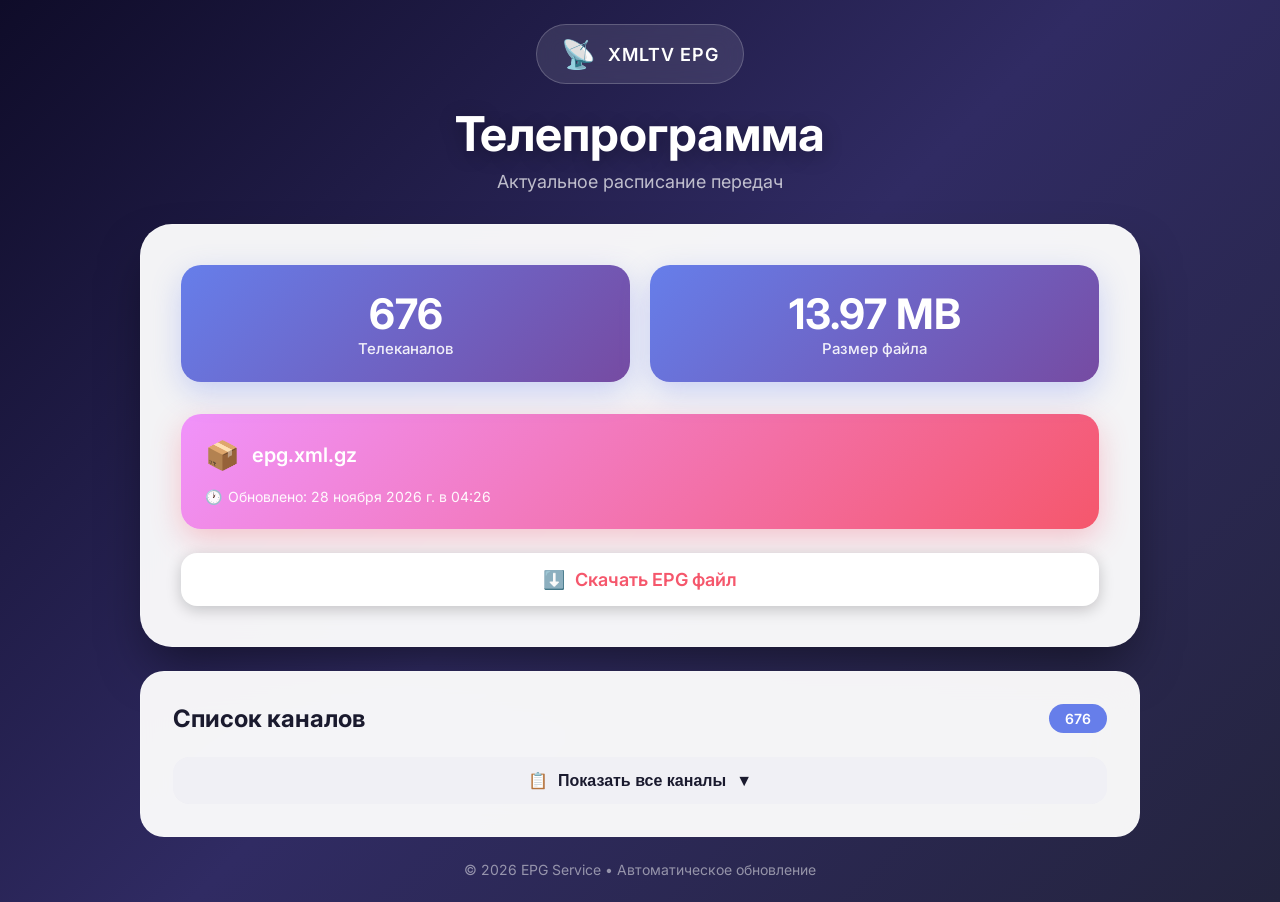
<file: index.html>
<!DOCTYPE html>
<html lang="ru">
<head>
<meta charset="UTF-8">
<meta name="viewport" content="width=device-width, initial-scale=1.0">
<title>EPG Программа телепередач</title>
<link rel="preconnect" href="https://fonts.googleapis.com">
<link rel="preconnect" href="https://fonts.gstatic.com" crossorigin>
<link href="https://fonts.googleapis.com/css2?family=Inter:wght@400;500;600;700&display=swap" rel="stylesheet">
<style>
*{margin:0;padding:0;box-sizing:border-box}
body{font-family:'Inter',-apple-system,BlinkMacSystemFont,sans-serif;background:linear-gradient(135deg,#0f0c29 0%,#302b63 50%,#24243e 100%);min-height:100vh;padding:24px;color:#1a1a2e}
.container{max-width:1000px;margin:0 auto}
.header{text-align:center;margin-bottom:32px}
.logo{display:inline-flex;align-items:center;gap:12px;background:rgba(255,255,255,.1);backdrop-filter:blur(10px);padding:12px 24px;border-radius:60px;margin-bottom:20px;border:1px solid rgba(255,255,255,.2)}
.logo-icon{font-size:28px}.logo-text{color:#fff;font-size:18px;font-weight:600;letter-spacing:1px}
h1{color:#fff;font-size:48px;font-weight:700;margin-bottom:8px;text-shadow:0 4px 20px rgba(0,0,0,.3)}
.subtitle{color:rgba(255,255,255,.7);font-size:18px}
.main-card{background:rgba(255,255,255,.95);backdrop-filter:blur(20px);border-radius:32px;padding:40px;box-shadow:0 25px 50px -12px rgba(0,0,0,.5);border:1px solid rgba(255,255,255,.2);margin-bottom:24px}
.stats-grid{display:grid;grid-template-columns:1fr 1fr;gap:20px;margin-bottom:32px}
.stat-item{background:linear-gradient(135deg,#667eea 0%,#764ba2 100%);padding:24px;border-radius:20px;color:#fff;text-align:center;box-shadow:0 10px 30px rgba(102,126,234,.3)}
.stat-value{font-size:42px;font-weight:700;line-height:1.2}
.stat-label{font-size:15px;opacity:.9;font-weight:500}
.file-info{background:linear-gradient(135deg,#f093fb 0%,#f5576c 100%);padding:24px;border-radius:20px;color:#fff;margin-bottom:24px;box-shadow:0 10px 30px rgba(245,87,108,.3)}
.file-header{display:flex;align-items:center;gap:12px;margin-bottom:16px}
.file-icon{font-size:28px}.file-name{font-size:20px;font-weight:600}
.file-details{display:flex;gap:24px;font-size:14px;opacity:.95}
.file-detail{display:flex;align-items:center;gap:6px}
.download-btn{display:inline-flex;align-items:center;justify-content:center;gap:10px;background:#fff;color:#f5576c;text-decoration:none;padding:16px 32px;border-radius:16px;font-weight:600;font-size:18px;transition:all .3s ease;box-shadow:0 4px 15px rgba(0,0,0,.2);width:100%}
.download-btn:hover{transform:translateY(-2px);box-shadow:0 8px 25px rgba(0,0,0,.3)}
.channels-section{background:rgba(255,255,255,.95);backdrop-filter:blur(20px);border-radius:24px;padding:32px;border:1px solid rgba(255,255,255,.2)}
.channels-header{display:flex;align-items:center;justify-content:space-between;margin-bottom:24px}
.channels-title{font-size:24px;font-weight:700;color:#1a1a2e}
.channels-count{background:#667eea;color:#fff;padding:6px 16px;border-radius:30px;font-size:14px;font-weight:600}
.spoiler-btn{background:#f0f0f5;border:none;padding:14px 24px;border-radius:16px;font-size:16px;font-weight:600;color:#1a1a2e;cursor:pointer;display:flex;align-items:center;gap:10px;transition:all .2s ease;width:100%;justify-content:center}
.spoiler-btn:hover{background:#e0e0e8}
.spoiler-content{max-height:0;overflow:hidden;transition:max-height .4s ease-out}
.spoiler-content.active{max-height:500px;overflow-y:auto;margin-top:20px}
.search-box{width:100%;padding:14px 18px;border:2px solid #e0e0e8;border-radius:16px;font-size:16px;font-family:'Inter',sans-serif;margin-bottom:16px;transition:border-color .2s ease}
.search-box:focus{outline:none;border-color:#667eea}
.channels-grid{display:grid;grid-template-columns:repeat(auto-fill,minmax(200px,1fr));gap:10px}
.channel-item{background:#f8f8fc;padding:14px 16px;border-radius:14px;transition:all .2s ease;border:1px solid transparent}
.channel-item:hover{background:#fff;border-color:#667eea;box-shadow:0 4px 12px rgba(102,126,234,.15)}
.channel-name{font-weight:600;color:#1a1a2e;font-size:15px}
.footer{text-align:center;margin-top:24px;color:rgba(255,255,255,.5);font-size:14px}
.spoiler-btn .arrow{transition:transform .3s ease}
.spoiler-btn.active .arrow{transform:rotate(180deg)}
@media(max-width:640px){body{padding:16px}h1{font-size:32px}.main-card{padding:24px}.stats-grid{grid-template-columns:1fr}.file-details{flex-direction:column;gap:8px}}
</style>
</head>
<body>
<div class="container">
<div class="header">
<div class="logo"><span class="logo-icon">📡</span><span class="logo-text">XMLTV EPG</span></div>
<h1>Телепрограмма</h1>
<p class="subtitle">Актуальное расписание передач</p>
</div>
<div class="main-card">
<div class="stats-grid">
<div class="stat-item"><div class="stat-value">676</div><div class="stat-label">Телеканалов</div></div>
<div class="stat-item"><div class="stat-value">13.97 MB</div><div class="stat-label">Размер файла</div></div>
</div>
<div class="file-info">
<div class="file-header"><span class="file-icon">📦</span><span class="file-name">epg.xml.gz</span></div>
<div class="file-details"><div class="file-detail"><span>🕐</span><span>Обновлено: 28 ноября 2026 г. в 04:26</span></div></div>
</div>
<a href="epg.xml.gz" class="download-btn" download><span>⬇️</span><span>Скачать EPG файл</span></a>
</div>
<div class="channels-section">
<div class="channels-header"><span class="channels-title">Список каналов</span><span class="channels-count">676</span></div>
<button class="spoiler-btn" onclick="toggleSpoiler()"><span>📋</span><span id="spoilerText">Показать все каналы</span><span class="arrow">▼</span></button>
<div class="spoiler-content" id="spoilerContent">
<input type="text" class="search-box" id="searchBox" placeholder="🔍 Поиск по названию..." onkeyup="filterChannels()">
<div class="channels-grid" id="channelsGrid"></div>
</div>
</div>
<div class="footer">© 2026 EPG Service • Автоматическое обновление</div>
</div>
<script>
const channelsData = [{"name":"KION Хит"},{"name":"4ever Drama"},{"name":"4ever Theater"},{"name":"Liberty DC"},{"name":"Liberty Короткометражки"},{"name":"Liberty Мелодрамы"},{"name":"Liberty Боевики"},{"name":"Liberty Сваты HD"},{"name":"Liberty Комедии"},{"name":"Liberty Сериалы 4K"},{"name":"Liberty Занавес HD"},{"name":"Liberty Шоу HD"},{"name":"Liberty Fan HD"},{"name":"Liberty Marvel HD"},{"name":"Liberty South Park"},{"name":"Liberty Планктон HD"},{"name":"KBC-Ultra"},{"name":"KBC-Кошмарное"},{"name":"KBC-Видак"},{"name":"KBC-Драмаtic"},{"name":"KBC-Elite Comedys"},{"name":"KBC-Russian Комедия"},{"name":"KBC-ВОВ"},{"name":"KBC-Страна СССР"},{"name":"KBC-Шпионское"},{"name":"KBC-Comics"},{"name":"KBC-History"},{"name":"KBC-Fantastic"},{"name":"KBC-Гай Ritchie And Tarantino"},{"name":"KBC-Newfilm"},{"name":"KBC-Goblin"},{"name":"KBC-Вестерн"},{"name":"KBC-WAR"},{"name":"KBC-MusKino"},{"name":"KBC-СпортМикс"},{"name":"Gold Line Brief"},{"name":"Gold Line Evidence"},{"name":"Gold Line Exist"},{"name":"Gold Line Island"},{"name":"Gold Line Naked&Funny"},{"name":"Gold Line Psycho"},{"name":"Gold Line Series"},{"name":"Gold Line Survival"},{"name":"Gold Line Детектив"},{"name":"Gold Line Невский"},{"name":"Quadro 4K"},{"name":"Home 4K"},{"name":"MyZen 4К"},{"name":"Liberty Кино ENG"},{"name":"Liberty Легенда 4K"},{"name":"Liberty РусФильм"},{"name":"Liberty Кино Микс"},{"name":"Liberty Индия HD"},{"name":"Liberty Netflix 4K"},{"name":"Liberty Куб"},{"name":"Liberty Семейный"},{"name":"Liberty Триллеры"},{"name":"Liberty Ужасы HD"},{"name":"Liberty ТуркФильм"},{"name":"Liberty Союз"},{"name":"Liberty XX Век HD"},{"name":"Liberty Криминал"},{"name":"Liberty Аванпост"},{"name":"Liberty Dreamworks 4K"},{"name":"Liberty Мюзикл"},{"name":"Clarity4K КиноНовинки"},{"name":"Clarity4K КиноФраншизы"},{"name":"Clarity4K Netflix"},{"name":"Clarity4K HBO series"},{"name":"Clarity4K Фантастика"},{"name":"Clarity4K Фэнтези"},{"name":"Clarity4K Galaxy Films"},{"name":"Clarity4K Сумеречный Эфир"},{"name":"Clarity4K Приключения"},{"name":"Clarity4K Боевик"},{"name":"Clarity4K Боевик VHS"},{"name":"Clarity4K Триллер"},{"name":"Clarity4K Комедия"},{"name":"Clarity4K Комедия VHS"},{"name":"Clarity4K Ужасы"},{"name":"Clarity4K Ужасы VHS"},{"name":"Clarity4K Драмы"},{"name":"Clarity4K Запал"},{"name":"Clarity4K Gamefilm"},{"name":"Clarity4K Семейный"},{"name":"Clarity4K КиноШарм"},{"name":"Clarity4K Русские сериалы"},{"name":"Clarity4K Молодежные комедии"},{"name":"Clarity4K Классика кино"},{"name":"Clarity4K КиноСССР"},{"name":"Clarity4K Kинодети CССР"},{"name":"Clarity4K Комедия СССР 1"},{"name":"Clarity4K Комедия СССР 2"},{"name":"Аппетитный"},{"name":"DetectiveJam"},{"name":"Super Baltic [LT]"},{"name":"Super Plus [LT]"},{"name":"1+1"},{"name":"2x2"},{"name":"2+2 [UA]"},{"name":"365 дней ТВ"},{"name":"4ever Music"},{"name":"AIVA"},{"name":"Amedia Hit"},{"name":"Amedia Premium"},{"name":"Amedia 1"},{"name":"Amedia 2"},{"name":"Анекдот ТВ"},{"name":"Animal Planet [EU]"},{"name":"Арсенал ТВ"},{"name":"Авто Плюс"},{"name":"Barely Legal"},{"name":"BCU Action HD"},{"name":"BCU Catastrophe HD"},{"name":"BCU Cinema HD"},{"name":"BCU Cinema+ HD"},{"name":"BCU Comedy HD"},{"name":"BCU Fantastic HD"},{"name":"BCU FilMystic HD"},{"name":"BCU History HD"},{"name":"BCU Kinorating HD"},{"name":"BCU Premiere 1 HD"},{"name":"BCU Premiere 2 HD"},{"name":"BCU Premiere 3 HD"},{"name":"BCU Marvel HD"},{"name":"BCU Media"},{"name":"BCU Premiere HD"},{"name":"BCU Reality HD"},{"name":"BCU Romantic HD"},{"name":"BCU Russian HD"},{"name":"BCU СССР HD"},{"name":"BCU Stars HD"},{"name":"BCU Survival HD"},{"name":"BCU Сваты"},{"name":"BCU TruMotion HD"},{"name":"BCU VHS HD"},{"name":"Беларусь 1"},{"name":"Беларусь 2"},{"name":"Беларусь 3"},{"name":"BelSat"},{"name":"Кино 1"},{"name":"Кино 2"},{"name":"Военное кино"},{"name":"Big Planet"},{"name":"Блокбастер HD"},{"name":"Бобёр"},{"name":"Bollywood"},{"name":"BOX Cyber HD"},{"name":"BOX Memory HD"},{"name":"BOX Metall HD"},{"name":"BOX Mayday HD"},{"name":"BOX RU.RAP HD"},{"name":"BOX Stories HD"},{"name":"BOX Travel HD"},{"name":"BOX Travel Premiere HD"},{"name":"BOX Western HD"},{"name":"BOX Zombie HD"},{"name":"Bridge TV"},{"name":"Че"},{"name":"CineMan"},{"name":"CineMan Action"},{"name":"CineMan Катастрофы"},{"name":"CineMan Marvel"},{"name":"CineMan Сваты"},{"name":"CineMan Thriller"},{"name":"CineMan Top"},{"name":"CineMan Ужасы"},{"name":"CineMan VHS"},{"name":"Curiosity Stream"},{"name":"Дача"},{"name":"День Победы"},{"name":"Дикая охота"},{"name":"Дикая рыбалка"},{"name":"Дикий"},{"name":"Discovery Channel [EU]"},{"name":"Discovery Science"},{"name":"DocuBox"},{"name":"Доктор"},{"name":"Домашний"},{"name":"Дом кино"},{"name":"Dorcel"},{"name":"Дождь"},{"name":"Драйв"},{"name":"Душевное HD"},{"name":"Epic Drama"},{"name":"Европа Плюс ТВ"},{"name":"Еврокино"},{"name":"FAN"},{"name":"Fashion TV"},{"name":"Феникс+ Кино"},{"name":"Film.Ua Drama"},{"name":"Fresh Adventure"},{"name":"Fresh Cinema"},{"name":"Fresh Comedy"},{"name":"Fresh Family"},{"name":"Fresh Fantastic"},{"name":"Fresh Horror"},{"name":"Fresh Premiere"},{"name":"Fresh Rating"},{"name":"Fresh Romantic"},{"name":"Fresh Russian"},{"name":"Fresh Series"},{"name":"Fresh Soviet"},{"name":"Fresh Thriller"},{"name":"Fuel TV"},{"name":"Глазами туриста"},{"name":"H2"},{"name":"Точка.РФ"},{"name":"HD Медиа"},{"name":"History [EU]"},{"name":"Hollywood HD"},{"name":"Hustler HD"},{"name":"Hustler TV [EU]"},{"name":"Иллюзион+"},{"name":"Индийское кино"},{"name":"История"},{"name":"Камеди"},{"name":"Хит HD"},{"name":"КиноТВ"},{"name":"Кино 1 International"},{"name":"Кинокомедия"},{"name":"КиноМикс"},{"name":"Кинопоказ HD"},{"name":"Кинопремьера"},{"name":"Киносемья"},{"name":"Киносерия"},{"name":"Киносвидание"},{"name":"Киноужас"},{"name":"Кинохит"},{"name":"Классика Кино"},{"name":"Комедийное HD"},{"name":"Криминальное"},{"name":"Россия К"},{"name":"Кухня ТВ"},{"name":"КВН ТВ"},{"name":"Liberty МиксMusic"},{"name":"Live Music Channel HD"},{"name":"Luxury HD"},{"name":"Magic Action"},{"name":"Magic Adventure"},{"name":"Magic Comedy"},{"name":"Magic Family"},{"name":"Magic Galaxy"},{"name":"Magic Horror"},{"name":"Magic Karate"},{"name":"Magic Love"},{"name":"Magic Russian"},{"name":"Magic Thriller"},{"name":"Magic VHS"},{"name":"Mezzo"},{"name":"Mezzo Live"},{"name":"MM 007 HD"},{"name":"MM Агата Кристи HD"},{"name":"MM Боевик HD"},{"name":"MM Боевик Classic HD"},{"name":"MM Celebrity HD"},{"name":"MM Classic HD"},{"name":"MM Комедия HD"},{"name":"MM Комедия Classic HD"},{"name":"MM Драма HD"},{"name":"MM Experiment HD"},{"name":"MM Семейный 1 HD"},{"name":"MM Семейный 2 HD"},{"name":"MM Фантастика HD"},{"name":"MM Фобия HD"},{"name":"MM Грайндхаус HD"},{"name":"MM История HD"},{"name":"MM Катастрофа HD"},{"name":"MM Киберпанк HD"},{"name":"MM Кинофестиваль HD"},{"name":"MM Криминал HD"},{"name":"MM Крутые 90-е HD"},{"name":"MM Кунг-Фу HD"},{"name":"MM Квартирник HD"},{"name":"MM Love HD"},{"name":"MM Мифология HD"},{"name":"MS Crime HD"},{"name":"MS Prisons HD"},{"name":"MS Young Blood HD"},{"name":"MM NewFilm 1 HD"},{"name":"MM NewFilm 2 HD"},{"name":"MM NewFilm 3 HD"},{"name":"MM NewFilm RU HD"},{"name":"MM Нуар HD"},{"name":"MM Открытия HD"},{"name":"MM Погружение HD"},{"name":"MM Приключения HD"},{"name":"MM Роскино HD"},{"name":"MM Синематограф HD"},{"name":"MM Ситком HD"},{"name":"MM Ситком 2.0 HD"},{"name":"MM Скорость HD"},{"name":"MM Спорт HD"},{"name":"MM Стивен Кинг HD"},{"name":"MM Супергерои HD"},{"name":"MM Сваты HD"},{"name":"MM Translation HD"},{"name":"MM Триллер HD"},{"name":"MM UFO HD"},{"name":"MM Ужасы HD"},{"name":"MM Ужасы Classic HD"},{"name":"MM Ужастик HD"},{"name":"MM USSR 1941-1945 HD"},{"name":"MM USSR Детектив HD"},{"name":"MM USSR Комедия HD"},{"name":"MM USSR Приключения HD"},{"name":"MM Воронины HD"},{"name":"MM Вестерн HD"},{"name":"MM Затмение HD"},{"name":"Моя стихия"},{"name":"Муви ТВ"},{"name":"Мужское кино"},{"name":"Мужской"},{"name":"Музыка Первого"},{"name":"Наш Кинопоказ HD"},{"name":"Наша Сибирь"},{"name":"Любимое HD"},{"name":"Наше Мужское HD"},{"name":"Наше HD"},{"name":"Настоящее время"},{"name":"Nat Geo Wild"},{"name":"National Geographic"},{"name":"Ностальгия"},{"name":"НСТ"},{"name":"НТВ"},{"name":"НТВ Беларусь"},{"name":"НТВ Право"},{"name":"НТВ Сериал"},{"name":"НТВ Стиль жизни"},{"name":"НТВ Хит"},{"name":"О2ТВ"},{"name":"Океан ТВ"},{"name":"ОНТ [BY]"},{"name":"Оружие"},{"name":"Остросюжетное HD"},{"name":"Первый канал [RU]"},{"name":"Пятница!"},{"name":"Победа"},{"name":"Поехали!"},{"name":"Премиальное HD"},{"name":"Приключения HD"},{"name":"Private TV"},{"name":"Про Любовь"},{"name":"Психология 21"},{"name":"Redlight HD"},{"name":"РенТВ"},{"name":"Романтичное HD"},{"name":"Россия 1"},{"name":"RTG HD"},{"name":"RTG TV"},{"name":"РТР Беларусь"},{"name":"Русская комедия"},{"name":"Сапфир"},{"name":"Сарафан"},{"name":"Scream"},{"name":"Шокирующее HD"},{"name":"Shot TV"},{"name":".sci-fi"},{"name":".black"},{"name":".red"},{"name":"Совершенно секретно"},{"name":"Star Family [RU]"},{"name":"Страшное HD"},{"name":"СТС"},{"name":"СТС Love"},{"name":"СТВ [BY]"},{"name":"Суббота!"},{"name":"Светлое ТВ"},{"name":"Телекафе"},{"name":"Т24"},{"name":"TLC"},{"name":"ТНТ"},{"name":"FON music"},{"name":"ТНТ4"},{"name":"Точка отрыва"},{"name":"Точка"},{"name":"Travel+Adventure"},{"name":"Travel Channel"},{"name":"TravelXP HD"},{"name":"Viasat Kino Action"},{"name":"Viasat Kino"},{"name":"Viasat Kino World"},{"name":"ТВ3 Беларусь"},{"name":"ТВ3"},{"name":"Усадьба"},{"name":"В мире животных"},{"name":"VeleS 60FPS"},{"name":"VeleS Dj Set"},{"name":"VeleS Киносерия"},{"name":"VeleS Магнитофон"},{"name":"VeleS Movie Hits"},{"name":"VeleS Premiere"},{"name":"VeleS СССР"},{"name":"VeleS Страшное"},{"name":"VF Привет из 90х"},{"name":"VF Adventure"},{"name":"VF Американская история ужасов"},{"name":"VF Art house"},{"name":"VF Беларусьфильм"},{"name":"VF Без цензуры"},{"name":"VF Боевик"},{"name":"VF Чернобыль"},{"name":"VF Classic"},{"name":"VF Comedy"},{"name":"VF Comedy Woman"},{"name":"VF Comics"},{"name":"VF Detective"},{"name":"VF Джеки Чан"},{"name":"VF Family"},{"name":"VF Fantastic"},{"name":"VF Fantasy"},{"name":"VF Фильмы СССР"},{"name":"VF Друзья"},{"name":"VF Леонид Гайдай"},{"name":"VF Городок"},{"name":"VF HBO"},{"name":"VF Доктор Хаус"},{"name":"VF Игра престолов"},{"name":"VF Индия"},{"name":"VF История"},{"name":"VF Катастрофы"},{"name":"VF Киностудия им. Горького"},{"name":"VF Классика"},{"name":"VF Комедия"},{"name":"VF Криминал"},{"name":"VF Ленфильм"},{"name":"VF Луи де Фюнес"},{"name":"VF Marvel"},{"name":"VF Melodrama"},{"name":"VF Мосфильм"},{"name":"VF Мыльные оперы"},{"name":"VF Mystic"},{"name":"VF Наша Раша"},{"name":"VF Netflix"},{"name":"VF Одесская киностудия"},{"name":"VF Однажды в России"},{"name":"VF Оскар"},{"name":"VF Наша победа"},{"name":"VF Премьера"},{"name":"VF Premiere"},{"name":"VF Реальные пацаны"},{"name":"VF Рижская киностудия"},{"name":"VF Эльдар Рязанов"},{"name":"VF СашаТаня"},{"name":"VF Сериал"},{"name":"VF Series"},{"name":"VF След"},{"name":"VF Солдаты"},{"name":"VF Сверхъестественное"},{"name":"VF Свердловская киностудия"},{"name":"VF Сваты"},{"name":"VF Тайны следствия"},{"name":"VF Thriller"},{"name":"VF TOP Series"},{"name":"VF Универ"},{"name":"VF Универ новая общага"},{"name":"VF Ужасы"},{"name":"VF Ужасы VHS"},{"name":"VF Военные"},{"name":"VF Воронины"},{"name":"VF Ходячие мертвецы"},{"name":"VF The X-Files"},{"name":"viju History"},{"name":"Viasat Kino Comedy"},{"name":"viju+ Comedy"},{"name":"Viasat Kino Megahit"},{"name":"viju+ Megahit"},{"name":"viju+ Premiere"},{"name":"Время"},{"name":"Загородный"},{"name":"Здоровое ТВ"},{"name":"Живая природа"},{"name":"Звезда"},{"name":"Ю"},{"name":"ТВ-21M"},{"name":"RU.TV"},{"name":"8 канал [BY]"},{"name":"Пятый канал [RU]"},{"name":"Мир"},{"name":"Яснае ТВ [BY]"},{"name":"ТВ Центр"},{"name":"ТНТ-International [BY]"},{"name":"Наука 2.0"},{"name":"Живи активно"},{"name":"Живи"},{"name":"World Fashion Channel"},{"name":"Extreme sports"},{"name":"Моя Планета"},{"name":"Киноман"},{"name":"Калейдоскоп ТВ"},{"name":"viju Explore"},{"name":"viju Nature"},{"name":"viju+ Planet"},{"name":"Terra"},{"name":"Авто24"},{"name":"Galaxy-TV"},{"name":"Советское кино"},{"name":"Plan B"},{"name":"Russian Extreme Ultra HD"},{"name":"Ultra HD Cinema"},{"name":"Кино UHD"},{"name":"Русский иллюзион"},{"name":"Русский роман"},{"name":"Русский детектив"},{"name":"Русский бестселлер"},{"name":"Охота и рыбалка"},{"name":"Рыболов"},{"name":"Наша тема"},{"name":"Диалоги о рыбалке"},{"name":"Love Nature 4K"},{"name":"Start World"},{"name":"Start Air"},{"name":"Мир сериала"},{"name":"КтоКуда"},{"name":"AMC"},{"name":"Звезда Плюс"},{"name":"FlixSnip"},{"name":"Наше новое кино"},{"name":"Любимое кино"},{"name":"Родное кино"},{"name":"Kinojam 1"},{"name":"Kinojam 2"},{"name":"Еда Премиум Int. HD"},{"name":"FoodTime"},{"name":"Кус-кус"},{"name":"Fast&FunBox"},{"name":"FilmBox+ One"},{"name":"FilmBox+ Festival"},{"name":"КиноСезон"},{"name":"Дом кино Премиум"},{"name":"Мосфильм. Золотая коллекция"},{"name":"Star Cinema [RU]"},{"name":"Cinema [BY]"},{"name":"Cinema"},{"name":"Bolt [RU]"},{"name":"Novella TV"},{"name":"viju TV1000"},{"name":"viju TV1000 Русское"},{"name":"viju TV1000 Новелла"},{"name":"viju TV1000 Romantica"},{"name":"viju TV1000 Action"},{"name":"viju+ Serial"},{"name":"VHS-ка"},{"name":"KinoLiving"},{"name":"Кинеко"},{"name":"FX"},{"name":"FX Life"},{"name":"Trash"},{"name":"Insight TV HD"},{"name":"ID Xtra [EU]"},{"name":"RAZ 3"},{"name":"Нано"},{"name":"Iнтер+ [UA]"},{"name":"RTVI [EU]"},{"name":"Загородная жизнь"},{"name":"Загородный International"},{"name":"YOSSO TV Travel"},{"name":"YOSSO TV Science"},{"name":"CineMan Скорая помощь"},{"name":"CineMan Melodrama"},{"name":"CineMan Комедия"},{"name":"CineMan MiniSeries"},{"name":"BOX Franchise HD"},{"name":"BOX Hybrid HD"},{"name":"BOX Gangster HD"},{"name":"BOX Spy HD"},{"name":"BOX Oscar HD"},{"name":"BOX Serial HD"},{"name":"BCU RUSerial HD"},{"name":"BCU Criminal HD"},{"name":"VF VHS"},{"name":"YOSSO TV Grand"},{"name":"YOSSO TV VHS"},{"name":"YOSSO TV Русские фильмы"},{"name":"YOSSO TV Советские фильмы"},{"name":"YOSSO TV New Кино"},{"name":"YOSSO TV Трагичное"},{"name":"YOSSO TV Забавное"},{"name":"YOSSO TV BEST"},{"name":"YOSSO TV Ковбойское"},{"name":"YOSSO TV Adrenaline"},{"name":"YOSSO TV Oblivion"},{"name":"YOSSO TV Adventure"},{"name":"YOSSO TV Thriller"},{"name":"YOSSO TV Мелодрама"},{"name":"YOSSO TV Netflix"},{"name":"YOSSO TV BEST 60fps"},{"name":"C-History"},{"name":"C-Inquest"},{"name":"C-Marvel"},{"name":"Fresh VHS"},{"name":"VeleS Киноплёнка"},{"name":"VeleS Криминальный"},{"name":"Первый музыкальный [RU]"},{"name":"1HD Music"},{"name":"МузТВ"},{"name":"Телеканал Радио Страна ФМ"},{"name":"Bridge TV Deluxe"},{"name":"Жара"},{"name":"EU.Music"},{"name":"VIVA Russia"},{"name":"Жар Птица"},{"name":"MCM Top"},{"name":"Шансон-TB"},{"name":"YOSSO TV Music Hits"},{"name":"Рыбалка и охота"},{"name":"МузТВ [BY]"},{"name":"Oasis Action"},{"name":"Oasis Comedy"},{"name":"Oasis Soviet Comedy"},{"name":"Oasis Detective"},{"name":"Oasis Drama"},{"name":"Oasis DC"},{"name":"Oasis Marvel"},{"name":"Oasis Family"},{"name":"Oasis Мелодрама"},{"name":"Oasis Horror"},{"name":"Oasis Old Horrors"},{"name":"Oasis Comedy Horrors"},{"name":"Oasis Biography"},{"name":"Oasis Mafia"},{"name":"Oasis Фантастика"},{"name":"Oasis Тайны Смолвиля"},{"name":"Oasis Ufo And Aliens"},{"name":"Oasis Alien and Predator"},{"name":"Oasis Celentano Brando Connery"},{"name":"Oasis Demon Slayer and Dororo"},{"name":"Oasis Serkan Bolat"},{"name":"Oasis Миядзаки"},{"name":"Oasis In English"},{"name":"Oasis RUS Драма"},{"name":"Oasis RUS Комедии"},{"name":"Oasis RUS Сериалы"},{"name":"Oasis RUS Сериалы Драма"},{"name":"Oasis Superheroes Сериалы"},{"name":"Oasis Корейские Сериалы"},{"name":"Oasis Латиноамериканские Сериалы"},{"name":"Oasis Учим Английский"},{"name":"Oasis Учим Испанский"},{"name":"Oasis USA Series"},{"name":"Oasis Кухня Отель"},{"name":"KLI Premium HD"},{"name":"KLI Comedy HD"},{"name":"KLI History HD"},{"name":"KLI Russian HD"},{"name":"KLI Fantastic HD"},{"name":"KLI VHS HD"},{"name":"KLI Thriller HD"},{"name":"KLI USSR HD"},{"name":"KLI Family HD"},{"name":"KLI Kinoseries"},{"name":"KLI Horror HD"},{"name":"KLI Action HD"},{"name":"KLI Drama HD"},{"name":"KLI Fantasy HD"},{"name":"KLI Сериал HD"},{"name":"KLI Netflix HD"},{"name":"KLI Marvel HD"},{"name":"KLI Новинки HD"},{"name":"KLI Franchise HD"},{"name":"KLI Однажды в России HD"},{"name":"KLI Relax HD"},{"name":"Cobra Detektiv HD"},{"name":"Cobra Thriller HD"},{"name":"Cobra Drama HD"},{"name":"Cobra Melodrama HD"},{"name":"Cobra Comedy HD"},{"name":"Velilla TV Русский Сериал HD"},{"name":"Velilla TV Домашний HD"},{"name":"Velilla TV Мосгаз HD"},{"name":"Velilla TV Морские дьяволы HD"},{"name":"Liberty Medval 4K"},{"name":"TOP 80"},{"name":"TOP BUDO HD"},{"name":"TOP CINEMA HD"},{"name":"TOP MIX HD"}];
function displayChannels(filterText){
  const grid=document.getElementById('channelsGrid');
  const filtered=filterText?channelsData.filter(c=>c.name.toLowerCase().includes(filterText.toLowerCase())):channelsData;
  grid.innerHTML=filtered.map(c=>`<div class="channel-item"><div class="channel-name">${c.name}</div></div>`).join('');
}
function filterChannels(){displayChannels(document.getElementById('searchBox').value);}
function toggleSpoiler(){
  const content=document.getElementById('spoilerContent');
  const btn=document.querySelector('.spoiler-btn');
  const text=document.getElementById('spoilerText');
  if(content.classList.contains('active')){content.classList.remove('active');btn.classList.remove('active');text.textContent='Показать все каналы';}
  else{content.classList.add('active');btn.classList.add('active');text.textContent='Скрыть каналы';displayChannels('');}
}
</script>
</body>
</html>
</file>
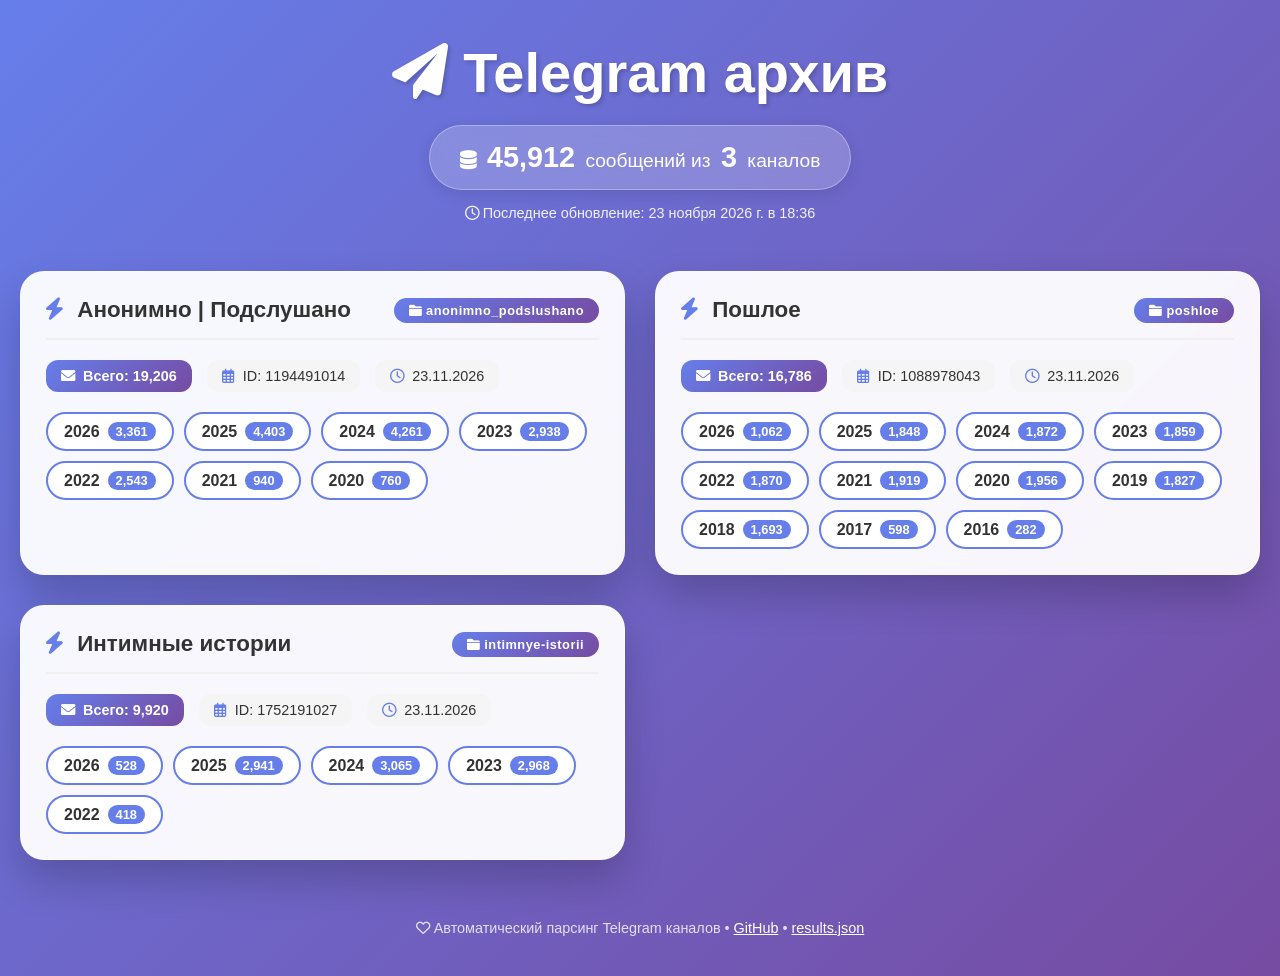
<file: telegram/index.html>
<!DOCTYPE html>
<html lang="ru">
<head>
    <meta charset="UTF-8">
    <meta name="viewport" content="width=device-width, initial-scale=1.0">
    <title>Telegram архив сообщений</title>
    <style>
        * {
            margin: 0;
            padding: 0;
            box-sizing: border-box;
        }
        
        body {
            font-family: -apple-system, BlinkMacSystemFont, 'Segoe UI', Roboto, 'Helvetica Neue', Arial, sans-serif;
            background: linear-gradient(135deg, #667eea 0%, #764ba2 100%);
            min-height: 100vh;
            padding: 40px 20px;
            color: #333;
        }
        
        .container {
            max-width: 1400px;
            margin: 0 auto;
        }
        
        .header {
            text-align: center;
            margin-bottom: 50px;
            color: white;
        }
        
        .header h1 {
            font-size: 3.5em;
            margin-bottom: 20px;
            text-shadow: 2px 2px 4px rgba(0,0,0,0.2);
            font-weight: 700;
        }
        
        .stats-badge {
            background: rgba(255,255,255,0.2);
            backdrop-filter: blur(10px);
            padding: 15px 30px;
            border-radius: 50px;
            display: inline-block;
            font-size: 1.2em;
            border: 1px solid rgba(255,255,255,0.3);
            box-shadow: 0 4px 15px rgba(0,0,0,0.1);
        }
        
        .stats-badge span {
            font-weight: 700;
            font-size: 1.5em;
            margin: 0 5px;
        }
        
        .last-update {
            margin-top: 15px;
            font-size: 0.9em;
            opacity: 0.9;
        }
        
        .channels-grid {
            display: grid;
            grid-template-columns: repeat(auto-fit, minmax(400px, 1fr));
            gap: 30px;
            margin-top: 40px;
        }
        
        .channel-card {
            background: rgba(255,255,255,0.95);
            backdrop-filter: blur(10px);
            border-radius: 24px;
            padding: 25px;
            box-shadow: 0 20px 40px rgba(0,0,0,0.2);
            transition: all 0.3s ease;
            border: 1px solid rgba(255,255,255,0.3);
            animation: fadeIn 0.5s ease-out;
        }
        
        .channel-card:hover {
            transform: translateY(-5px);
            box-shadow: 0 30px 50px rgba(0,0,0,0.3);
            background: white;
        }
        
        @keyframes fadeIn {
            from { opacity: 0; transform: translateY(20px); }
            to { opacity: 1; transform: translateY(0); }
        }
        
        .channel-header {
            border-bottom: 2px solid #f0f0f0;
            padding-bottom: 15px;
            margin-bottom: 20px;
            display: flex;
            justify-content: space-between;
            align-items: center;
        }
        
        .channel-name {
            font-size: 1.4em;
            font-weight: 700;
            color: #333;
        }
        
        .channel-folder {
            background: linear-gradient(135deg, #667eea 0%, #764ba2 100%);
            color: white;
            padding: 5px 15px;
            border-radius: 20px;
            font-size: 0.8em;
            font-weight: 600;
            letter-spacing: 0.5px;
        }
        
        .channel-meta {
            display: flex;
            gap: 15px;
            flex-wrap: wrap;
            margin-bottom: 20px;
            font-size: 0.9em;
        }
        
        .channel-meta-item {
            background: #f5f5f5;
            padding: 8px 15px;
            border-radius: 12px;
            display: flex;
            align-items: center;
            gap: 8px;
        }
        
        .channel-meta-item i {
            color: #667eea;
        }
        
        .total-messages {
            background: linear-gradient(135deg, #667eea 0%, #764ba2 100%);
            color: white;
            font-weight: 700;
        }
        
        .total-messages i {
            color: white;
        }
        
        .years-list {
            display: flex;
            flex-wrap: wrap;
            gap: 10px;
            margin-top: 20px;
        }
        
        .year-item {
            background: white;
            border: 2px solid #667eea;
            border-radius: 30px;
            padding: 8px 16px;
            transition: all 0.3s ease;
            cursor: pointer;
            display: inline-flex;
            align-items: center;
            gap: 8px;
            text-decoration: none;
            color: inherit;
        }
        
        .year-item:hover {
            background: linear-gradient(135deg, #667eea 0%, #764ba2 100%);
            color: white;
            transform: scale(1.05);
            border-color: transparent;
        }
        
        .year-item:hover .year-count {
            background: white;
            color: #667eea;
        }
        
        .year-number {
            font-weight: 700;
        }
        
        .year-count {
            background: #667eea;
            color: white;
            padding: 2px 8px;
            border-radius: 30px;
            font-size: 0.8em;
            font-weight: 600;
            transition: all 0.3s ease;
        }
        
        .empty-state {
            text-align: center;
            padding: 60px;
            background: white;
            border-radius: 24px;
            box-shadow: 0 20px 40px rgba(0,0,0,0.1);
            margin-top: 40px;
        }
        
        .empty-state h2 {
            color: #333;
            margin-bottom: 15px;
            font-size: 2em;
        }
        
        .empty-state p {
            color: #666;
            font-size: 1.1em;
        }
        
        .footer {
            text-align: center;
            margin-top: 60px;
            color: rgba(255,255,255,0.8);
            font-size: 0.9em;
        }
        
        .footer a {
            color: white;
            text-decoration: underline;
        }
        
        @media (max-width: 768px) {
            .header h1 {
                font-size: 2.5em;
            }
            
            .channels-grid {
                grid-template-columns: 1fr;
            }
            
            .channel-header {
                flex-direction: column;
                align-items: flex-start;
                gap: 10px;
            }
            
            .stats-badge {
                font-size: 1em;
                padding: 12px 20px;
            }
        }
    </style>
    <link rel="stylesheet" href="https://cdnjs.cloudflare.com/ajax/libs/font-awesome/6.0.0/css/all.min.css">
</head>
<body>
    <div class="container">
        <div class="header">
            <h1><i class="fas fa-paper-plane"></i> Telegram архив</h1>
            <div class="stats-badge">
                <i class="fas fa-database"></i> 
                <span>45,912</span> сообщений из 
                <span>3</span> каналов
            </div>
            <div class="last-update">
                <i class="far fa-clock"></i> Последнее обновление: 23 ноября 2026 г. в 18:36
            </div>
        </div>
        
        
            <div class="channels-grid">
                
                    <div class="channel-card">
                        <div class="channel-header">
                            <span class="channel-name">
                                <i class="fas fa-bolt" style="color: #667eea; margin-right: 8px;"></i>
                                Анонимно | Подслушано
                            </span>
                            <span class="channel-folder">
                                <i class="fas fa-folder"></i> anonimno_podslushano
                            </span>
                        </div>
                        
                        <div class="channel-meta">
                            <span class="channel-meta-item total-messages">
                                <i class="fas fa-envelope"></i> Всего: 19,206
                            </span>
                            <span class="channel-meta-item">
                                <i class="far fa-calendar-alt"></i> ID: 1194491014
                            </span>
                            <span class="channel-meta-item">
                                <i class="far fa-clock"></i> 23.11.2026
                            </span>
                        </div>
                        
                        <div class="years-list">
                            
                                <a href="https://gitnnm.github.io/telegram/anonimno_podslushano/2026-messages.json" class="year-item" target="_blank">
                                    <span class="year-number">2026</span>
                                    <span class="year-count">3,361</span>
                                </a>
                            
                                <a href="https://gitnnm.github.io/telegram/anonimno_podslushano/2025-messages.json" class="year-item" target="_blank">
                                    <span class="year-number">2025</span>
                                    <span class="year-count">4,403</span>
                                </a>
                            
                                <a href="https://gitnnm.github.io/telegram/anonimno_podslushano/2024-messages.json" class="year-item" target="_blank">
                                    <span class="year-number">2024</span>
                                    <span class="year-count">4,261</span>
                                </a>
                            
                                <a href="https://gitnnm.github.io/telegram/anonimno_podslushano/2023-messages.json" class="year-item" target="_blank">
                                    <span class="year-number">2023</span>
                                    <span class="year-count">2,938</span>
                                </a>
                            
                                <a href="https://gitnnm.github.io/telegram/anonimno_podslushano/2022-messages.json" class="year-item" target="_blank">
                                    <span class="year-number">2022</span>
                                    <span class="year-count">2,543</span>
                                </a>
                            
                                <a href="https://gitnnm.github.io/telegram/anonimno_podslushano/2021-messages.json" class="year-item" target="_blank">
                                    <span class="year-number">2021</span>
                                    <span class="year-count">940</span>
                                </a>
                            
                                <a href="https://gitnnm.github.io/telegram/anonimno_podslushano/2020-messages.json" class="year-item" target="_blank">
                                    <span class="year-number">2020</span>
                                    <span class="year-count">760</span>
                                </a>
                            
                        </div>
                    </div>
                
                    <div class="channel-card">
                        <div class="channel-header">
                            <span class="channel-name">
                                <i class="fas fa-bolt" style="color: #667eea; margin-right: 8px;"></i>
                                Пошлое
                            </span>
                            <span class="channel-folder">
                                <i class="fas fa-folder"></i> poshloe
                            </span>
                        </div>
                        
                        <div class="channel-meta">
                            <span class="channel-meta-item total-messages">
                                <i class="fas fa-envelope"></i> Всего: 16,786
                            </span>
                            <span class="channel-meta-item">
                                <i class="far fa-calendar-alt"></i> ID: 1088978043
                            </span>
                            <span class="channel-meta-item">
                                <i class="far fa-clock"></i> 23.11.2026
                            </span>
                        </div>
                        
                        <div class="years-list">
                            
                                <a href="https://gitnnm.github.io/telegram/poshloe/2026-messages.json" class="year-item" target="_blank">
                                    <span class="year-number">2026</span>
                                    <span class="year-count">1,062</span>
                                </a>
                            
                                <a href="https://gitnnm.github.io/telegram/poshloe/2025-messages.json" class="year-item" target="_blank">
                                    <span class="year-number">2025</span>
                                    <span class="year-count">1,848</span>
                                </a>
                            
                                <a href="https://gitnnm.github.io/telegram/poshloe/2024-messages.json" class="year-item" target="_blank">
                                    <span class="year-number">2024</span>
                                    <span class="year-count">1,872</span>
                                </a>
                            
                                <a href="https://gitnnm.github.io/telegram/poshloe/2023-messages.json" class="year-item" target="_blank">
                                    <span class="year-number">2023</span>
                                    <span class="year-count">1,859</span>
                                </a>
                            
                                <a href="https://gitnnm.github.io/telegram/poshloe/2022-messages.json" class="year-item" target="_blank">
                                    <span class="year-number">2022</span>
                                    <span class="year-count">1,870</span>
                                </a>
                            
                                <a href="https://gitnnm.github.io/telegram/poshloe/2021-messages.json" class="year-item" target="_blank">
                                    <span class="year-number">2021</span>
                                    <span class="year-count">1,919</span>
                                </a>
                            
                                <a href="https://gitnnm.github.io/telegram/poshloe/2020-messages.json" class="year-item" target="_blank">
                                    <span class="year-number">2020</span>
                                    <span class="year-count">1,956</span>
                                </a>
                            
                                <a href="https://gitnnm.github.io/telegram/poshloe/2019-messages.json" class="year-item" target="_blank">
                                    <span class="year-number">2019</span>
                                    <span class="year-count">1,827</span>
                                </a>
                            
                                <a href="https://gitnnm.github.io/telegram/poshloe/2018-messages.json" class="year-item" target="_blank">
                                    <span class="year-number">2018</span>
                                    <span class="year-count">1,693</span>
                                </a>
                            
                                <a href="https://gitnnm.github.io/telegram/poshloe/2017-messages.json" class="year-item" target="_blank">
                                    <span class="year-number">2017</span>
                                    <span class="year-count">598</span>
                                </a>
                            
                                <a href="https://gitnnm.github.io/telegram/poshloe/2016-messages.json" class="year-item" target="_blank">
                                    <span class="year-number">2016</span>
                                    <span class="year-count">282</span>
                                </a>
                            
                        </div>
                    </div>
                
                    <div class="channel-card">
                        <div class="channel-header">
                            <span class="channel-name">
                                <i class="fas fa-bolt" style="color: #667eea; margin-right: 8px;"></i>
                                Интимные истории
                            </span>
                            <span class="channel-folder">
                                <i class="fas fa-folder"></i> intimnye-istorii
                            </span>
                        </div>
                        
                        <div class="channel-meta">
                            <span class="channel-meta-item total-messages">
                                <i class="fas fa-envelope"></i> Всего: 9,920
                            </span>
                            <span class="channel-meta-item">
                                <i class="far fa-calendar-alt"></i> ID: 1752191027
                            </span>
                            <span class="channel-meta-item">
                                <i class="far fa-clock"></i> 23.11.2026
                            </span>
                        </div>
                        
                        <div class="years-list">
                            
                                <a href="https://gitnnm.github.io/telegram/intimnye-istorii/2026-messages.json" class="year-item" target="_blank">
                                    <span class="year-number">2026</span>
                                    <span class="year-count">528</span>
                                </a>
                            
                                <a href="https://gitnnm.github.io/telegram/intimnye-istorii/2025-messages.json" class="year-item" target="_blank">
                                    <span class="year-number">2025</span>
                                    <span class="year-count">2,941</span>
                                </a>
                            
                                <a href="https://gitnnm.github.io/telegram/intimnye-istorii/2024-messages.json" class="year-item" target="_blank">
                                    <span class="year-number">2024</span>
                                    <span class="year-count">3,065</span>
                                </a>
                            
                                <a href="https://gitnnm.github.io/telegram/intimnye-istorii/2023-messages.json" class="year-item" target="_blank">
                                    <span class="year-number">2023</span>
                                    <span class="year-count">2,968</span>
                                </a>
                            
                                <a href="https://gitnnm.github.io/telegram/intimnye-istorii/2022-messages.json" class="year-item" target="_blank">
                                    <span class="year-number">2022</span>
                                    <span class="year-count">418</span>
                                </a>
                            
                        </div>
                    </div>
                
            </div>
        
        
        <div class="footer">
            <i class="far fa-heart"></i> Автоматический парсинг Telegram каналов • 
            <a href="https://github.com/gitnnm/gitnnm.github.io" target="_blank">GitHub</a> • 
            <a href="https://gitnnm.github.io/telegram/results.json" target="_blank">results.json</a>
        </div>
    </div>
    
    <script>
        document.addEventListener('DOMContentLoaded', () => {
            const cards = document.querySelectorAll('.channel-card');
            cards.forEach((card, index) => {
                card.style.animationDelay = (index * 0.1) + 's';
            });
        });
    </script>
</body>
</html>
</file>
